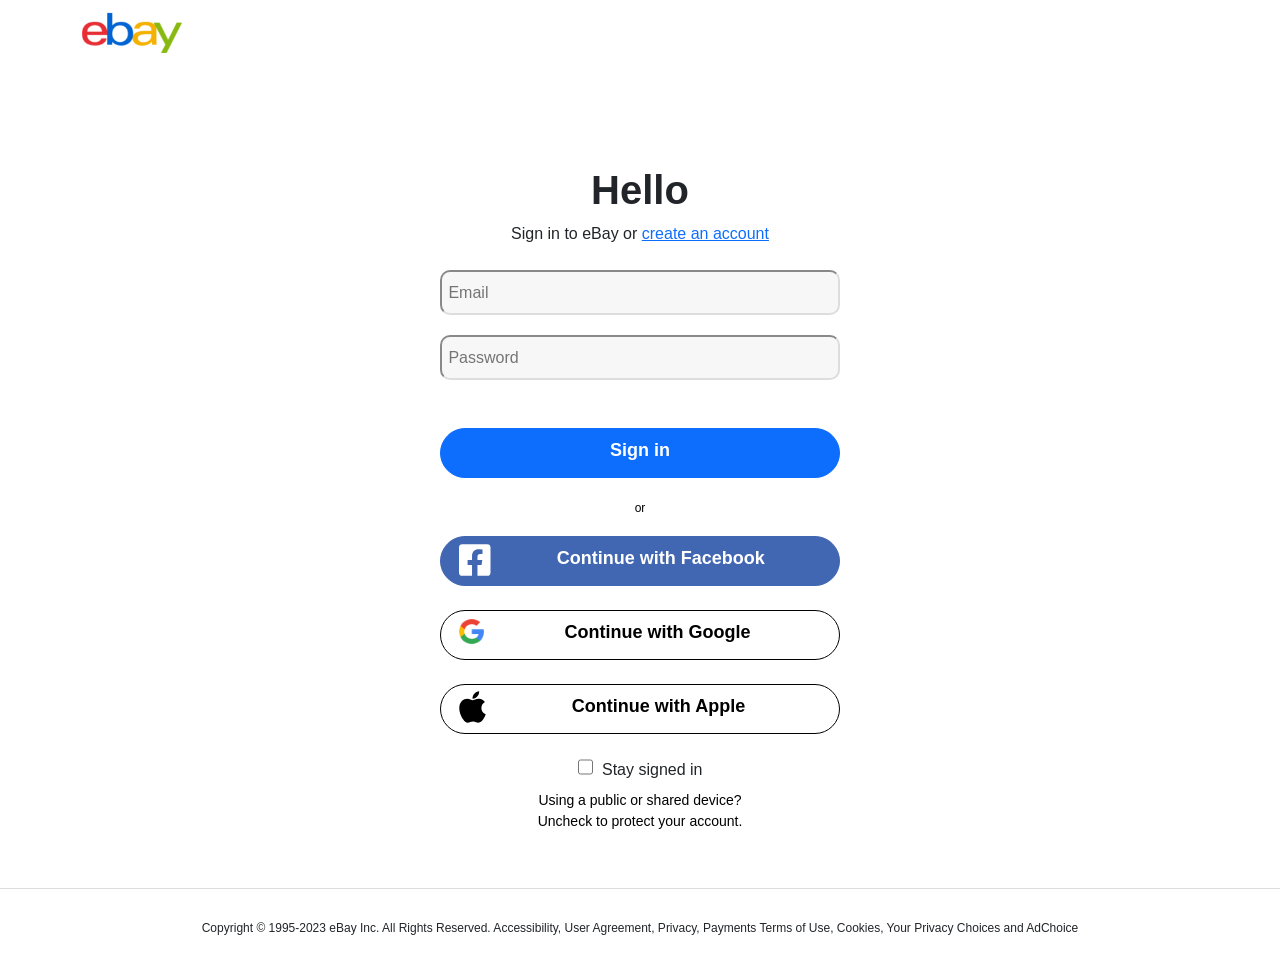
<file: index.html>
<!DOCTYPE html>
<html lang="en">
  <head>
    <meta charset="UTF-8" />
    <meta name="viewport" content="width=device-width, initial-scale=1.0" />
    <link rel="icon" href="images/icon.png">
    <link rel="stylesheet" href="css/bootstrap.min.css" />
    <link rel="stylesheet" href="css/all.min.css" />
    <!--font awesome-->
    <link rel="preconnect" href="https://fonts.googleapis.com" />
    <link rel="preconnect" href="https://fonts.gstatic.com" crossorigin />
    <link rel="preconnect" href="https://fonts.googleapis.com" />
    <link rel="preconnect" href="https://fonts.gstatic.com" crossorigin />
    <link
      href="https://fonts.googleapis.com/css2?family=Merriweather:ital,wght@0,300;0,400;0,700;1,300;1,400;1,700&family=Roboto:ital,wght@0,400;0,500;0,700;0,900;1,400;1,500;1,700;1,900&family=Work+Sans:ital,wght@0,300;0,400;0,500;0,700;0,800;1,200;1,400;1,500&display=swap"
      rel="stylesheet"
    />
    <link rel="stylesheet" href="css/signRegister.css" />
    <title>Sign in</title>
  </head>
  <body>
    <nav class="navbar navbar-expand-lg sticky-top">
      <div class="container">
        <a class="navbar-brand" href="#">
          <img src="images/ebay.png" alt="" />
        </a>
      </div>
    </nav>

    <div class="signReg d-flex justify-content-center align-items-center">
      <div class="container">
        <div class="row">
          <div class="col-xs-12 text-center">
            <h1>Hello</h1>
            <p class="fs-6 mb-4">Sign in to eBay or <a href="register.html">create an account</a></p>
            <input type="text" placeholder=" Email" id="mail" style="margin-bottom: 20px;" pattern="[a-z]{3,}[0-9]*@[a-z]{3,}(.com|.eg|.net)"/><br>
            <input type="password" placeholder=" Password" class="" id="pass"/><br />
            <span id="invalid" style="color: red;"></span><br>
            <a
              class="btn btn-primary rounded-pill btn-fluid main-btn mt-4 p-2"
              href="#" onclick="signInUser()"
              >Sign in</a
            >
            
          </div>
          <div id="social-signin-wrapper-separator" class="separator-content animate"><mark>or</mark></div>
          <div class="col-xs-12 text-center">
              <a
                class="btn btn-primary btnFace rounded-pill btn-fluid main-btn mt-4 p-2"
                href="https://www.facebook.com"
                ><i
                  class="fab fa-facebook-square fa-2x"
                ></i>
                Continue with Facebook</a
              >
            </div>
          <div class="col-xs-12 text-center">
            <a
              class="btn btnSign rounded-pill btn-fluid main-btn mt-4 p-2"
              href="https://accounts.google.com"
              ><img
                src="images/google.png"
                alt=""
                width="25px"
                style="float: left; margin-left: 10px"
              />
              Continue with Google</a
            >
          </div>
          <div class="col-xs-12 text-center">
            <a
              class="btn btnSign rounded-pill btn-fluid main-btn mt-4 p-2"
              href="https://appleid.apple.com"
              ><i
                class="fab fa-apple fa-2x"
                style="float: left; margin-left: 10px; margin-top: -4px "
              ></i
              ><p>Continue with Apple</p></a
            >
          </div>
          <div class="col-xs-12 text-center mt-4 mb-2" style="display: inline">
            <input type="checkbox" name="stay" onchange="checkRememberMe()" id="check" />
            <label for="stay">Stay signed in</label>
          </div>


          <!--footer-->
          <div class="col-xs-12 text-center">
            <p style="font-size: 14px; color: black">
              Using a public or shared device?<br />
              Uncheck to protect your account.
            </p>
          </div>
        </div>
      </div>
    </div>
    <footer class="footer text-center">
      <div class="container">
        <div class="row">
          <div class="col-sm-12">
            <p>
              Copyright © 1995-2023 eBay Inc. All Rights Reserved.
              Accessibility, User Agreement, Privacy, Payments Terms of Use,
              Cookies, Your Privacy Choices and AdChoice
            </p>
          </div>
        </div>
      </div>
    </footer>

    <script src="js/bootstrap.bundle.min.js"></script>
    <script src="js/all.min.js"></script>
    <script src="js/signin.js">
      
    </script>
  </body>
</html>
</file>
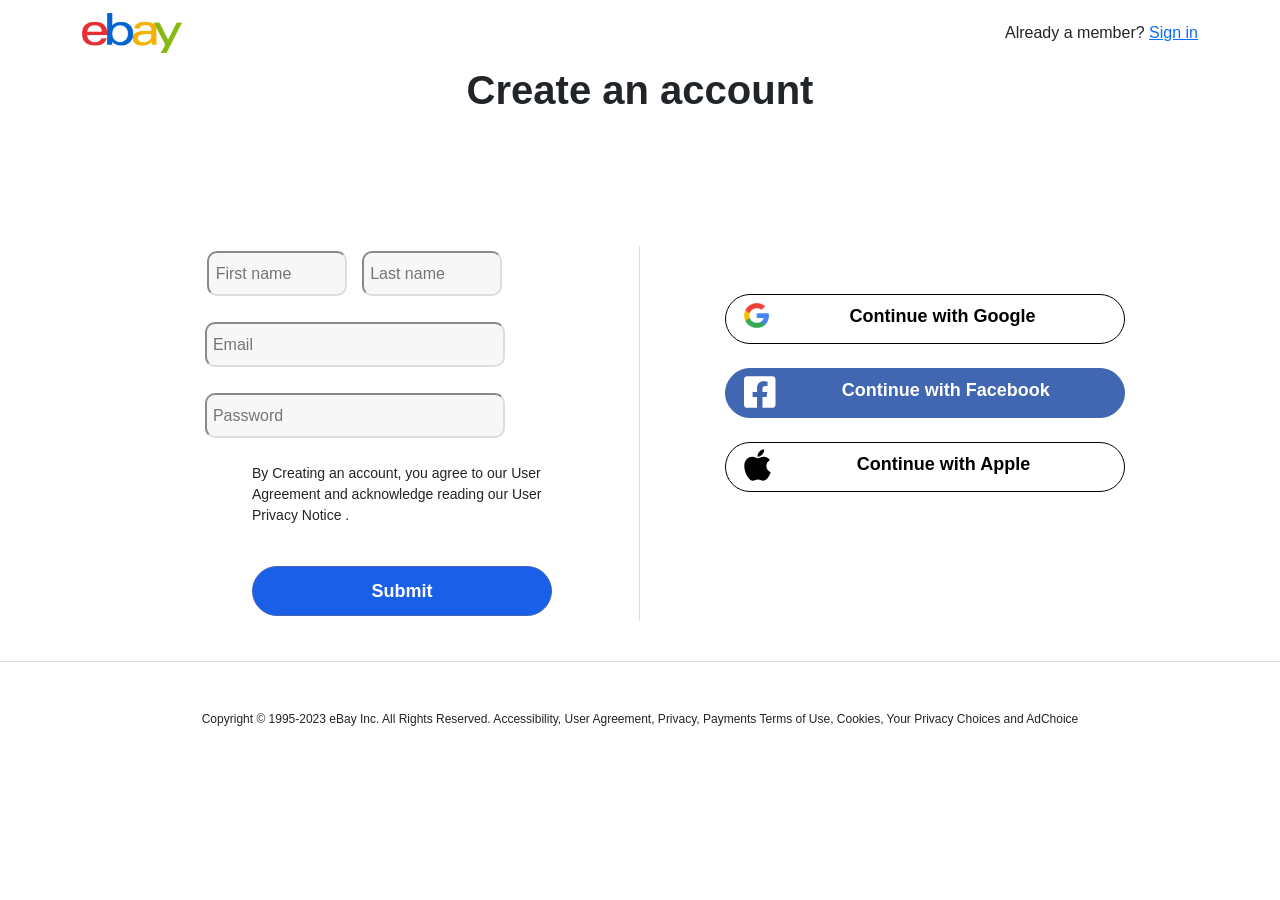
<file: register.html>
<!DOCTYPE html>
<html lang="en">

<head>
  <meta charset="UTF-8" />
  <meta name="viewport" content="width=device-width, initial-scale=1.0" />
  <link rel="icon" href="images/icon.png">
  <link rel="stylesheet" href="css/bootstrap.min.css" />
  <link rel="stylesheet" href="css/all.min.css" />
  <!--font awesome-->
  <link rel="preconnect" href="https://fonts.googleapis.com" />
  <link rel="preconnect" href="https://fonts.gstatic.com" crossorigin />
  <link rel="preconnect" href="https://fonts.googleapis.com" />
  <link rel="preconnect" href="https://fonts.gstatic.com" crossorigin />
  <link
    href="https://fonts.googleapis.com/css2?family=Merriweather:ital,wght@0,300;0,400;0,700;1,300;1,400;1,700&family=Roboto:ital,wght@0,400;0,500;0,700;0,900;1,400;1,500;1,700;1,900&family=Work+Sans:ital,wght@0,300;0,400;0,500;0,700;0,800;1,200;1,400;1,500&display=swap"
    rel="stylesheet" />
  <link rel="stylesheet" href="css/signRegister.css" />

  <title>Register</title>
</head>

<body>
  <nav class="navbar navbar-expand-lg sticky-top">
    <div class="container">
      <a class="navbar-brand" href="#">
        <img src="images/ebay.png" alt="" />
      </a>
      <span class="signInLink">Already a member?
        <a class="action-link" href="signin.html" target="">Sign in</a></span>
    </div>
  </nav>

  <div class="header d-flex justify-content-center align-items-center mb-5">
    <div class="container">
      <div class="row">
        <div class="col-xs-12 text-center">
          <h1 style="font-weight: bold">Create an account</h1>
        </div>
      </div>
    </div>
  </div>

  <div class="signReg d-flex justify-content-center align-items-center">
    <div class="container">
      <form return>
        <div class="row">
          <div class="formInp col-md-6 col-xs-12 mt-4">
            <div class="col-xs-12">
              <div class="row">
                <div class="mb-3 text-center">
                  <input type="text" placeholder=" First name" class="nameInp" id="regFname" />
                  <input type="text" placeholder=" Last name" class="nameInp" id="regLname" />
                </div>
              </div>
            </div>
            <div class="col-xs-12 mb-3 text-center">
              <input type="email" placeholder=" Email" class="regInp" id="regMail" />
            </div>
            <div class="col-xs-12 text-center">
              <input type="password" placeholder=" Password" class="regInp" id="regPass" />
            </div>
            <div class="col-xs-12 pCreate">
              <p>
                By Creating an account, you agree to our User<br />
                Agreement and acknowledge reading our User<br />
                Privacy Notice .
              </p>
            </div>
            <input type="submit" class="btn btnCreate rounded-pill btn-fluid main-btn mt-4" href="#"
              onclick="registerUser()">
          </div>

          <div class="btns col-md-6 col-xs-12 mt-5 text-center">
            <div class="col-xs-12">
              <a class="btn btnSign rounded-pill btn-fluid main-btn mt-4 p-2" href="https://accounts.google.com/"><img
                  src="images/google.png" alt="" width="25px" style="float: left; margin-left: 10px" />
                Continue with Google</a>
            </div>
            <div class="col-xs-12">
              <a class="btn btn-primary btnFace rounded-pill btn-fluid main-btn mt-4 p-2"
                href="https://www.facebook.com"><i class="fab fa-facebook-square fa-2x"
                  style="float: left; margin-left: 10px"></i>
                Continue with Facebook</a>
            </div>

            <div class="col-xs-12">
              <a class="btn btnSign rounded-pill btn-fluid main-btn mt-4 p-2" href="https://appleid.apple.com"><i
                  class="fab fa-apple fa-2x" style="float: left; margin-left: 10px; margin-top: -4px;"></i>Continue with
                Apple</a>
            </div>
          </div>
        </div>
      </form>
    </div>
  </div>

  <footer class="footer text-center pt-5 mb-4">
    <div class="container">
      <div class="row">
        <div class="col-sm-12">
          <p>
            Copyright © 1995-2023 eBay Inc. All Rights Reserved.
            Accessibility, User Agreement, Privacy, Payments Terms of Use,
            Cookies, Your Privacy Choices and AdChoice
          </p>
        </div>
      </div>
    </div>
  </footer>

  <script src="js/bootstrap.bundle.min.js"></script>
  <script src="js/all.min.js"></script>
  <script src="js/register.js"></script>

</body>

</html>
</file>
<file: css/signRegister.css>
body {
    font-family: 'Merriweather', serif;
    font-family: 'Roboto', sans-serif;
    font-family: 'Work Sans', sans-serif;
    font-family: "Market Sans", Arial, sans-serif;
}

.navbar img{
    width: 100px;
}
.signReg h1{
    font-weight: bold;
}
.signReg input{
    width: 400px;
    height: 45px;
    border-radius: 10px;
    border-color: #ddd;
    background-color: #f7f7f7;
}
.signReg input:focus {
    background-color: white;
}

.signReg .btn{
    width: 400px;
    height: 50px;
    font-weight: bold;
    font-size: 18px;
    color: #fff;
    padding: 5px;
}
.separator-content {
    position: relative;
    top: 13px;
    font-size: 12px;
    line-height: 14px;
    text-align: center;
    vertical-align: middle;
    margin: 10px 0px;
}
content.animate {
    animation: 1s slide-from-left;
}
.separator-content mark {
    background-color: #FFF;
    padding: 0 4px;
}

.signReg .btnFace{
    background-color: #4267b2;
    border-color: #4267b2;
    /* border-top: 1px solid #ddd; */
}
.signReg .btnFace:hover{
    background-color: #10299c;
    border-color: #10299c;
}
.signReg .btnSign {
    background-color: white;
    color: black;
    border-color: black;
}
.signReg #check{
    width: 15px;
    height: 16px;
    border: 2px solid #ddd;
    border-radius: 4px;
    margin-right: 5px;
}

/*footer*/
.footer{
    border-top: 1px solid #ddd;
    padding-top: 30px;
    margin-top: 30px;
}
.footer p{
    font-size: 12px;

}


/* register */
form input{
    margin: 5px;
}
.signReg{
    margin-top: 100px;
    padding-bottom: 10px;
}
.btnFace svg{
    float: left;
    margin-left: 10px;
    margin-top: -3px;
}
.signReg .nameInp {
    width: 140px;
}
.signReg .regInp{
    width: 300px;
}
.signReg .btnCreate{
    width: 300px;
    background-color: #1a5fe8;
    border-color: #4267b2;
    margin-left: 170px;

}
.signReg .pCreate{
    margin-left: 170px;
    margin-top: 20px;
    font-size: 14px;
}
.signReg .btnCreate:hover {
    background-color: #10299c;
    border-color: #10299c;
}
.formInp{
    border-right: 1px solid #ddd;
}
</file>
